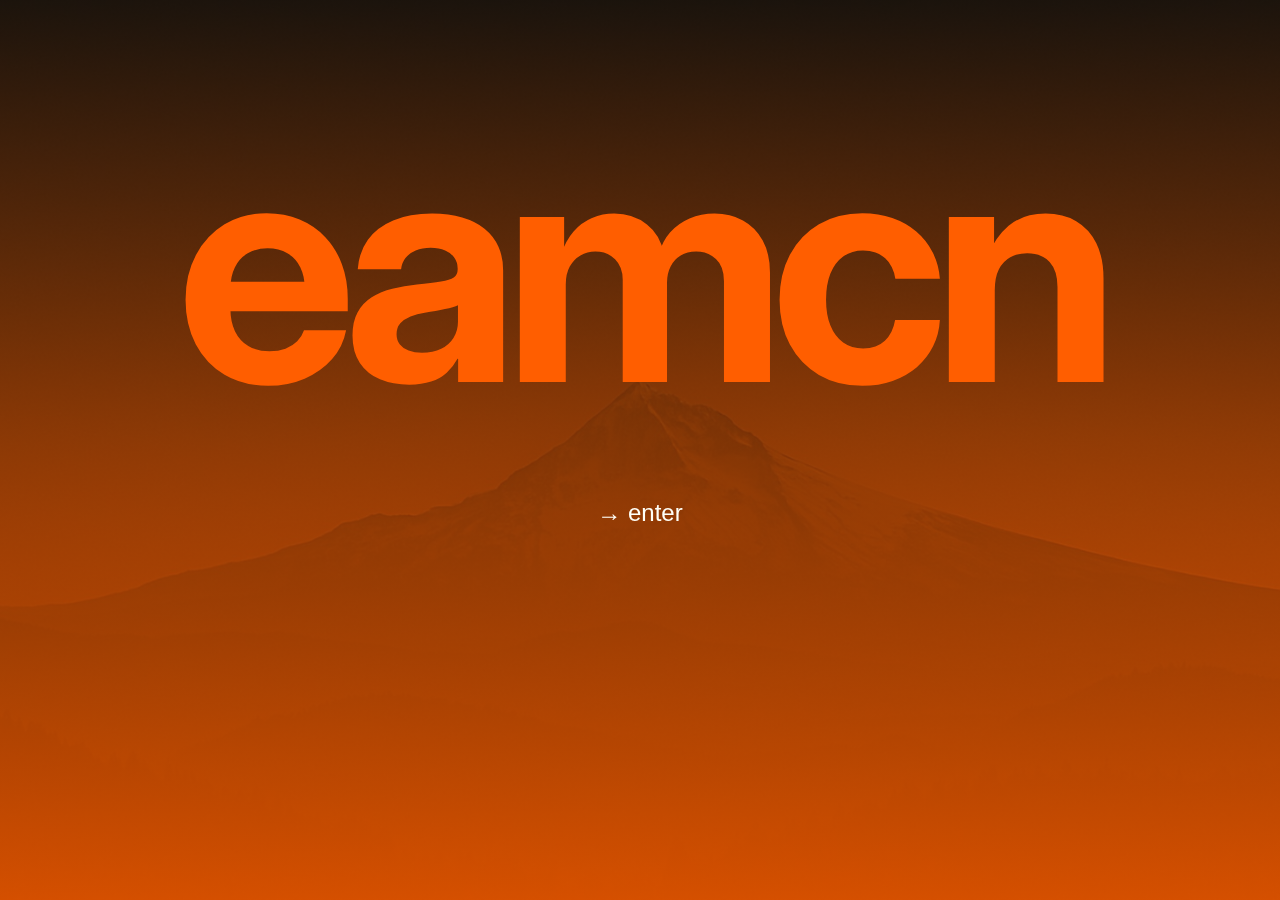
<file: index.html>
<!DOCTYPE html>
<html lang="en">
<head>
  <meta charset="UTF-8" />
  <meta name="viewport" content="width=device-width, initial-scale=1.0"/>
  <title>eamcn</title>
  <link rel="stylesheet" href="styles/landing.css" />
  <link href="https://fonts.googleapis.com/css2?family=Inter:wght@700;900&display=swap" rel="stylesheet">

</head>
<body>
  <div class="background"></div> <!-- actual image -->
  <div class="overlay"></div>    <!-- orange-to-black gradient -->
  
  <div class="landing-container">
    <h1 class="title">eamcn</h1>
    <a href="home.html" class="enter-link">→ enter</a>
  </div>
</body>
</html>
</file>
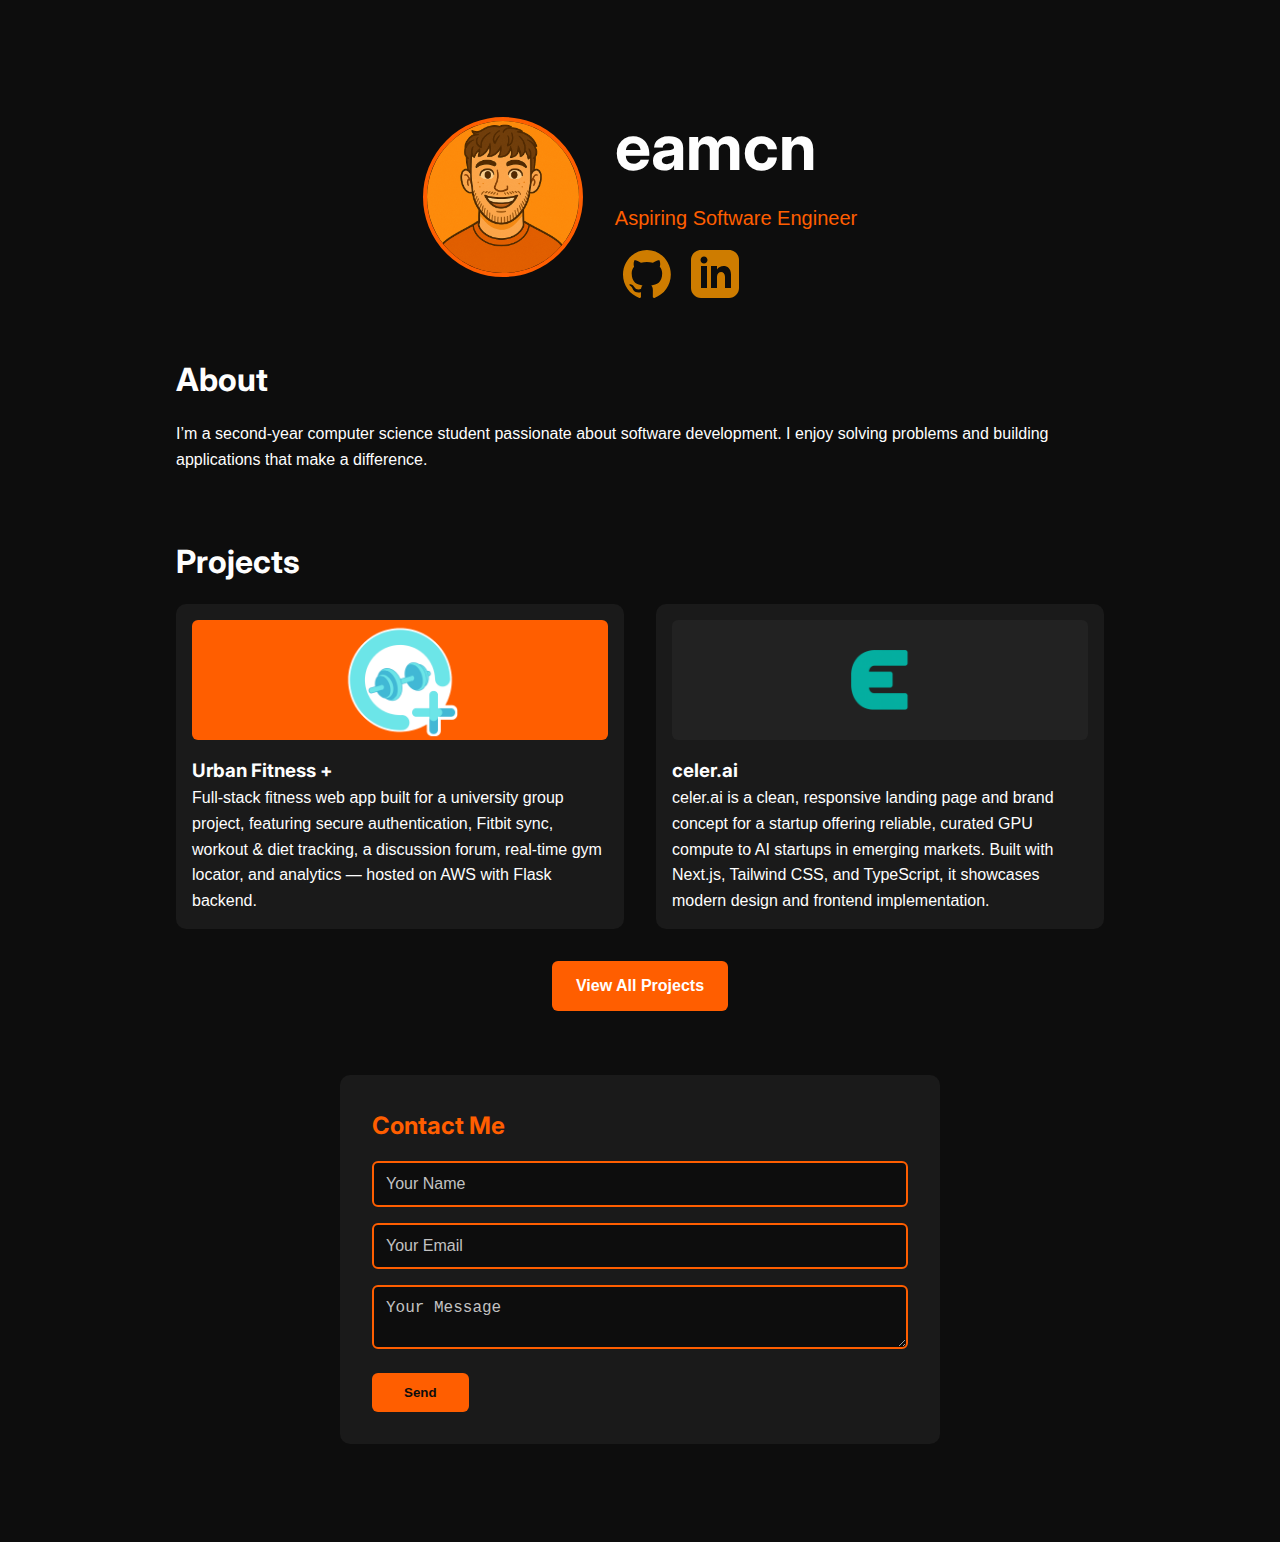
<file: home.html>
<!DOCTYPE html>
<html lang="en">
<head>
  <meta charset="UTF-8" />
  <meta name="viewport" content="width=device-width, initial-scale=1.0"/>
  <title>eamcn | Portfolio</title>
  
  <!-- Animate.css -->
  <link rel="stylesheet" href="https://cdnjs.cloudflare.com/ajax/libs/animate.css/4.1.1/animate.min.css"/>
  
  <link rel="stylesheet" href="styles/main.css" />
  <link href="https://fonts.googleapis.com/css2?family=Inter:wght@700;900&display=swap" rel="stylesheet">
</head>
<body>
  <header class="hero animate__animated animate__fadeInDown">
    <div class="hero-content">
      <div class="profile-image">
        <img src="assets/avatar2.png" alt="Eamon" />
      </div>
      <div class="logo-tagline">
        <h1 class="logo animate__animated animate__fadeInLeft animate__delay-1s">eamcn</h1>
        <p class="tagline animate__animated animate__fadeInLeft animate__delay-1s">Aspiring Software Engineer</p>
        <div class="socials animate__animated animate__fadeInLeft animate__delay-1s">
          <a href="https://github.com/eamcn" target="_blank" aria-label="GitHub">
            <img src="assets/github-mark.svg" alt="GitHub" />
          </a>
          <a href="https://www.linkedin.com/in/eamon-murphy-b647b72a4/" target="_blank" aria-label="LinkedIn">
            <img src="assets/linkedin.svg" alt="LinkedIn" />
          </a>
        </div>
      </div>
    </div>
  </header>

  <main>
    <section class="about animate__animated animate__fadeInUp animate__delay-2s">
      <h2>About</h2>
      <p>
        I’m a second-year computer science student passionate about software development. 
        I enjoy solving problems and building applications that make a difference.
      </p>
    </section>

    <section class="projects animate__animated animate__fadeInUp animate__delay-2s">
  <h2>Projects</h2>
  <div class="project-grid">
    <div class="project-card animate__animated animate__zoomIn animate__delay-2s">
      <div class="thumbnail orange">
        <img src="assets/projects/ufp/ufp_logo.png" alt="Urban Fitness + logo" style="width:100%; height:100%; object-fit: contain; border-radius: 6px;" />
      </div>
      <h3>Urban Fitness +</h3>
      <p>Full-stack fitness web app built for a university group project, featuring secure authentication, Fitbit sync, workout & diet tracking, a discussion forum, real-time gym locator, and analytics — hosted on AWS with Flask backend.</p>
    </div>
    <div class="project-card animate__animated animate__zoomIn animate__delay-2s">
      <div class="thumbnail dark">
        <img src="assets/projects/celer/celer_logo.png" alt="celer.ai logo" style="width:100%; height:100%; object-fit: contain; border-radius: 6px;" />
      </div>
      <h3>celer.ai</h3>
      <p>celer.ai is a clean, responsive landing page and brand concept for a startup offering reliable, curated GPU compute to AI startups in emerging markets. Built with Next.js, Tailwind CSS, and TypeScript, it showcases modern design and frontend implementation.</p>
    </div>
  </div>
  <div class="btn-container animate__animated animate__fadeInUp animate__delay-2s">
    <a href="projects.html" class="btn">View All Projects</a>
  </div>
</section>
<section class="contact-form animate__animated animate__fadeInUp animate__delay-2s">
  <h2>Contact Me</h2>
  <form id="contact-form" action="https://formspree.io/f/mdkgjbbv" method="POST" class="contact-form__form">
    <input type="text" name="name" placeholder="Your Name" required />
    <input type="email" name="_replyto" placeholder="Your Email" required />
    <textarea name="message" placeholder="Your Message" required></textarea>
    <button type="submit">Send</button>
  </form>
  <div id="form-status" class="form-status" style="display:none;"></div>
</section>
  </main>
  <script src="scripts/contact.js"></script>
</body>
</html>
</file>
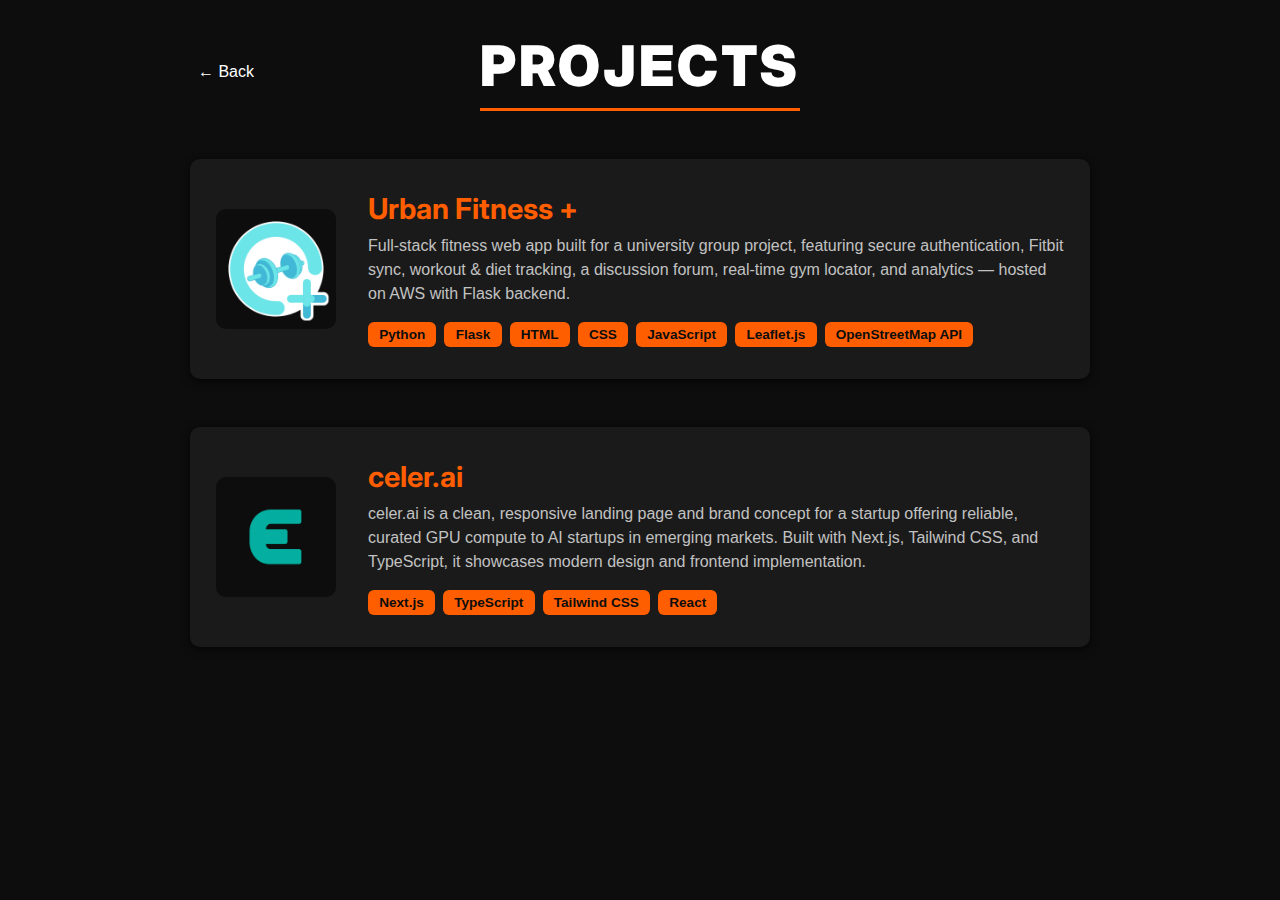
<file: projects.html>
<!DOCTYPE html>
<html lang="en">
<head>
  <meta charset="UTF-8" />
  <meta name="viewport" content="width=device-width, initial-scale=1" />
  <title>Projects</title>

  <!-- Animate.css CDN -->
  <link rel="stylesheet" href="https://cdnjs.cloudflare.com/ajax/libs/animate.css/4.1.1/animate.min.css"/>

  <link rel="stylesheet" href="styles/projects.css" />
  <link href="https://fonts.googleapis.com/css2?family=Inter:wght@700;900&display=swap" rel="stylesheet" />
</head>
<body>
  <header class="projects-header animate__animated animate__fadeInDown">
    <a href="home.html" class="back-button">← Back</a>
    <h1>Projects</h1>
  </header>

  <main>
    <section class="projects-list">
      <article class="project-tile animate__animated animate__fadeInUp" tabindex="0" role="button" aria-pressed="false" data-project="1">
        <img class="project-image" src="assets/projects/ufp/ufp_logo.png" alt="Screenshot of Urban Fitness +" />
        <div class="project-info">
          <h2>Urban Fitness +</h2>
          <p>Full-stack fitness web app built for a university group project, featuring secure authentication, Fitbit sync, workout & diet tracking, a discussion forum, real-time gym locator, and analytics — hosted on AWS with Flask backend.</p>
          <div class="project-tags">
            <span>Python</span>
            <span>Flask</span>
            <span>HTML</span>
            <span>CSS</span>
            <span>JavaScript</span>
            <span>Leaflet.js</span>
            <span>OpenStreetMap API</span>
          </div>
        </div>
      </article>

      <article class="project-tile animate__animated animate__fadeInUp" tabindex="0" role="button" aria-pressed="false" data-project="2">
        <img class="project-image" src="assets/projects/celer/celer_logo.png" alt="Screenshot of Project Two" />
        <div class="project-info">
          <h2>celer.ai</h2>
          <p>celer.ai is a clean, responsive landing page and brand concept for a startup offering reliable, curated GPU compute to AI startups in emerging markets. Built with Next.js, Tailwind CSS, and TypeScript, it showcases modern design and frontend implementation.</p>
          <div class="project-tags">
            <span>Next.js</span>
            <span>TypeScript</span>
            <span>Tailwind CSS</span>
            <span>React</span>
          </div>
        </div>
      </article>


  <!-- Modal -->
  <div id="project-modal" class="modal" aria-hidden="true" role="dialog" aria-labelledby="modal-title" aria-describedby="modal-desc">
    <div class="modal-content animate__animated" role="document" tabindex="0">
      <button class="modal-close" aria-label="Close modal">&times;</button>

      <h2 id="modal-title">Modal Title</h2>

      <div class="modal-screenshots-wrapper"></div>

      <p id="modal-desc">Modal description goes here.</p>
      <div id="modal-tags"></div>
      <div id="modal-links"></div>
    </div>
  </div>

  <script src="scripts/projects.js"></script>
</body>
</html>
</file>
<file: styles/landing.css>
/* Reset & base styles */
* {
  margin: 0;
  padding: 0;
  box-sizing: border-box;
}

html, body {
  height: 100%;
  font-family: 'Segoe UI', Tahoma, Geneva, Verdana, sans-serif;
  overflow: hidden;
  position: relative;
}

/* Background Image */
.background {
  position: fixed;
  top: 0;
  left: 0;
  height: 100%;
  width: 100%;
  background: url('../assets/mountain.jpg') no-repeat center bottom / cover;
  z-index: -2;
}

/* Gradient Overlay (orange at bottom) */
.overlay {
  position: fixed;
  top: 0;
  left: 0;
  height: 100%;
  width: 100%;
  background: linear-gradient(to top, rgba(255, 94, 0, 1), rgba(13, 13, 13, 1));
  z-index: -1;
  opacity: 0.8;
}

/* Content container */
.landing-container {
  height: 100vh;
  display: flex;
  flex-direction: column;
  justify-content: flex-start;
  align-items: center;
  padding-top: 8vh;
  text-align: center;
  position: relative;
  z-index: 1;
}

.title {
  font-family: 'Inter', sans-serif;
  font-size: clamp(10rem, 25vw, 20rem);
  font-weight: 700;
  text-transform: lowercase;
  color: #FF5E00;
  margin-bottom: 40px;
  letter-spacing: -0.05em; /* optional: tightens character spacing */
}

/* Enter link */
.enter-link {
  font-size: 1.5rem;
  text-decoration: none;
  color: #FFFFF8;
  transition: all 0.3s ease;
}

.enter-link:hover {
  color: #C2C2C2;
  letter-spacing: 2px;
}
</file>
<file: styles/main.css>
/* Reset & base styles */
* {
  margin: 0;
  padding: 0;
  box-sizing: border-box;
}
body {
  background-color: #0d0d0d;
  font-family: 'Segoe UI', Tahoma, Geneva, Verdana, sans-serif;
  color: #fefefe;
  line-height: 1.6;
}
h1, h2, h3 {
  font-family: 'Inter', sans-serif;
}
a {
  text-decoration: none;
  color: inherit;
}

.hero {
  padding: 6rem 1rem 3rem;
  text-align: left; /* Left align for inline */
  max-width: 700px;
  margin: 0 auto;
}

.hero-content {
  display: flex;
  align-items: center;
  gap: 2rem;
  justify-content: center; /* center horizontally */
}

.profile-image img {
  width: 160px;
  height: 160px;
  border-radius: 50%;
  object-fit: cover;
  object-position: 45% center; /* shift image 5% right */
  border: 4px solid #ff5e00;
  flex-shrink: 0;
}


.logo-tagline {
  display: flex;
  flex-direction: column;
  justify-content: center;
}

.logo {
  font-size: 4rem;
  color: #fefefe;
  margin: 0;
}

.tagline {
  font-size: 1.25rem;
  color: #ff5e00;
  margin-top: 0.25rem;
}

.socials {
  margin-top: 1rem;
}
.socials img {
  width: 28px;
  margin: 0 0.5rem;
  filter: invert(100%);
}

/* Sections */
main {
  max-width: 960px;
  margin: 0 auto;
  padding: 0 1rem 4rem;
}
.about, .projects, .contact {
  margin-bottom: 4rem;
}
.about h2, .projects h2, .contact h2 {
  font-size: 2rem;
  margin-bottom: 1rem;
  color: #fefefe;
}

/* Projects */
.project-grid {
  display: flex;
  gap: 2rem;
  flex-wrap: wrap;
}
.project-card {
  background-color: #1a1a1a;
  padding: 1rem;
  flex: 1 1 45%;
  border-radius: 10px;
}
.thumbnail {
  height: 120px;
  margin-bottom: 1rem;
  border-radius: 6px;
}
.thumbnail.orange {
  background-color: #ff5e00;
}
.thumbnail.dark {
  background-color: #222;
}

/* Center the View All Projects button */
.btn-container {
  text-align: center;
  margin-top: 2rem;
}
.btn {
  display: inline-block;
  padding: 0.75rem 1.5rem;
  background-color: #ff5e00;
  color: #fff;
  font-weight: bold;
  border-radius: 6px;
  transition: background 0.3s ease;
}
.btn:hover {
  background-color: #e14e00;
}

/* Contact */
.contact p {
  font-size: 1.1rem;
  color: #fefefe;
}
.contact a {
  color: #ff5e00;
  text-decoration: underline;
}
.contact a:hover {
  color: #e14e00;
}

.socials img {
  width: 48px;          /* bigger size */
  height: 48px;         /* keep aspect ratio */
  filter: brightness(0) saturate(100%) invert(42%) sepia(86%) saturate(649%) hue-rotate(3deg) brightness(102%) contrast(101%);
  transition: filter 0.3s ease;
}

.socials a:hover img {
  filter: brightness(0) saturate(100%) invert(44%) sepia(98%) saturate(5000%) hue-rotate(2deg) brightness(106%) contrast(102%);
}

/* Firefox */
* {
  scrollbar-width: thin;
  scrollbar-color: #FF5E00 #1A1A1A; /* thumb and track */
}

/* Chrome, Edge, Safari */
*::-webkit-scrollbar {
  width: 8px;
  height: 8px; /* horizontal scrollbar */
}

*::-webkit-scrollbar-track {
  background: #1A1A1A;
}

*::-webkit-scrollbar-thumb {
  background-color: #FF5E00;
  border-radius: 4px;
  border: 2px solid #1A1A1A; /* padding effect */
}

*::-webkit-scrollbar-thumb:hover {
  background-color: #e14e00;
}

.contact-form {
  background-color: #1A1A1A;
  padding: 2rem;
  border-radius: 10px;
  max-width: 600px;
  margin: 2rem auto;
  color: #FFFFF8;
}

.contact-form h2 {
  color: #FF5E00;
  margin-bottom: 1rem;
}

.contact-form__form input,
.contact-form__form textarea {
  width: 100%;
  padding: 0.75rem;
  margin-bottom: 1rem;
  border: 2px solid #FF5E00;
  border-radius: 6px;
  background: #0D0D0D;
  color: #FFFFF8;
  font-size: 1rem;
}

.contact-form__form input::placeholder,
.contact-form__form textarea::placeholder {
  color: #C2C2C2;
}

.contact-form__form button {
  background-color: #FF5E00;
  border: none;
  padding: 0.75rem 2rem;
  font-weight: bold;
  border-radius: 6px;
  color: #0D0D0D;
  cursor: pointer;
  transition: background-color 0.3s ease;
}

.contact-form__form button:hover {
  background-color: #e14e00;
}

/* Status message styling */
.form-status {
  margin-top: 1rem;
  font-weight: 600;
  color: #FF5E00;
  font-size: 1rem;
  min-height: 1.5em;
}
</file>
<file: styles/projects.css>
/* Reset & base styles */
* {
  margin: 0;
  padding: 0;
  box-sizing: border-box;
}

body {
  background-color: #0D0D0D;
  font-family: 'Segoe UI', Tahoma, Geneva, Verdana, sans-serif;
  color: #FFFFF8;
  min-height: 100vh;
  padding: 2rem 4rem;
  display: flex;
  flex-direction: column;
  align-items: center;
}

.projects-header {
  position: relative;
  text-align: center;
  margin-bottom: 3rem;
  max-width: 900px;
  width: 100%;
}

.projects-header h1 {
  font-family: 'Inter', sans-serif;
  font-weight: 900;
  font-size: 3.5rem;
  color: #FFFFFF;
  margin: 0;
  letter-spacing: 0.05em;
  text-transform: uppercase;
  border-bottom: 3px solid #FF5E00;
  padding-bottom: 0.5rem;
  max-width: max-content;
  margin-left: auto;
  margin-right: auto;
}

.back-button {
  position: absolute;
  left: 0;
  top: 50%;
  transform: translateY(-50%);
  font-family: 'Segoe UI', Tahoma, Geneva, Verdana, sans-serif;
  color: #FFFFFF;
  background: transparent;
  border: none;
  font-size: 1rem;
  text-decoration: none;
  cursor: pointer;
  padding: 0.25rem 0.5rem;
  transition: color 0.3s ease;
}

.back-button:hover {
  color: #FF5E00;
}

.projects-list {
  max-width: 900px;
  width: 100%;
  display: flex;
  flex-direction: column;
  gap: 3rem;
}

.project-tile {
  background-color: #1A1A1A;
  border-radius: 10px;
  box-shadow: 0 2px 8px rgba(0,0,0,0.7);
  overflow: hidden;
  padding: 1.5rem;
  display: flex;
  gap: 2rem;
  cursor: pointer;
  transition: box-shadow 0.3s ease, border-color 0.3s ease;
  border: 2px solid transparent;
  min-height: 220px;
  max-height: 220px;
}

.project-tile:hover,
.project-tile:focus {
  border-color: #FF5E00;
  box-shadow: 0 6px 20px rgba(255, 94, 0, 0.7);
  outline: none;
}

.project-image {
  width: 120px;          
  max-height: 120px;     
  object-fit: contain;   
  border-radius: 10px;   
  flex-shrink: 0;
  align-self: center;    
  background-color: #0d0d0d; 
  padding: 5px;          
}

.project-info {
  flex: 1;
  display: flex;
  flex-direction: column;
  justify-content: center;
}

.project-info h2 {
  font-family: 'Inter', sans-serif;
  font-weight: 700;
  font-size: 1.8rem;
  color: #FF5E00;
  margin-bottom: 0.5rem;
}

.project-info p {
  font-size: 1rem;
  line-height: 1.5;
  color: #C2C2C2;
  margin-bottom: 1rem;
}

.project-tags {
  display: flex;
  flex-wrap: wrap;
  gap: 0.5rem;
}

.project-tags span {
  background-color: #FF5E00;
  color: #0D0D0D;
  font-weight: 700;
  font-size: 0.85rem;
  padding: 0.3rem 0.7rem;
  border-radius: 6px;
}

/* Modal styles */
.modal {
  display: none;
  position: fixed;
  top: 0; left: 0; right: 0; bottom: 0;
  background: rgba(0,0,0,0.85);
  backdrop-filter: blur(6px);
  justify-content: center;
  align-items: center;
  z-index: 10000;
}

.modal[aria-hidden="false"] {
  display: flex;
}

.modal-content {
  background-color: #1A1A1A;
  border-radius: 12px;
  box-shadow: 0 15px 40px rgba(255, 94, 0, 0.9);
  padding: 2rem 2.5rem;
  max-width: 600px;
  width: 90%;
  color: #FFFFF8;
  outline: none;
  position: relative;
  font-family: 'Segoe UI', Tahoma, Geneva, Verdana, sans-serif;
  max-height: 80vh;
  overflow-y: auto;
}

.modal-close {
  position: absolute;
  top: 1rem;
  right: 1rem;
  background: transparent;
  border: none;
  font-size: 2.5rem;
  color: #FF5E00;
  cursor: pointer;
  font-weight: 900;
  line-height: 1;
  transition: color 0.3s ease;
}

.modal-close:hover {
  color: #e14e00;
}

#modal-tags span {
  background-color: #FF5E00;
  color: #0D0D0D;
  font-weight: 700;
  padding: 0.3rem 0.6rem;
  margin-right: 0.5rem;
  border-radius: 6px;
  font-size: 0.85rem;
  display: inline-block;
  margin-top: 0.75rem;
}

#modal-links a {
  display: inline-block;
  background: #FF5E00;
  color: #0D0D0D;
  font-weight: 700;
  padding: 0.5rem 1rem;
  margin-top: 1.25rem;
  margin-right: 1rem;
  border-radius: 6px;
  text-decoration: none;
  transition: background 0.3s ease;
}

#modal-links a:hover {
  background: #e14e00;
}

.modal-screenshots-wrapper {
  display: flex;
  gap: 1rem;
  overflow-x: auto;
  padding: 0.5rem 0;
  margin: 1rem 0;
  scrollbar-width: thin;          
  scrollbar-color: #FF5E00 #1A1A1A; 
}

/* Webkit browsers (Chrome, Safari, Edge) */
.modal-screenshots-wrapper::-webkit-scrollbar {
  height: 8px;
}

.modal-screenshots-wrapper::-webkit-scrollbar-track {
  background: #1A1A1A;
  border-radius: 4px;
}

.modal-screenshots-wrapper::-webkit-scrollbar-thumb {
  background-color: #FF5E00; 
  border-radius: 4px;
  border: 2px solid #1A1A1A; 
}

.modal-screenshots-wrapper::-webkit-scrollbar-thumb:hover {
  background-color: #e14e00; 
}


.modal-screenshots-wrapper img {
  max-height: 250px;
  border-radius: 10px;
  object-fit: contain;
  flex-shrink: 0;
  cursor: pointer;
  box-shadow: 0 4px 15px rgba(0,0,0,0.3);
  transition: transform 0.2s ease;
}

/* Firefox */
* {
  scrollbar-width: thin;
  scrollbar-color: #FF5E00 #1A1A1A; /* thumb and track */
}

/* Chrome, Edge, Safari */
*::-webkit-scrollbar {
  width: 8px;
  height: 8px; /* horizontal scrollbar */
}

*::-webkit-scrollbar-track {
  background: #1A1A1A;
}

*::-webkit-scrollbar-thumb {
  background-color: #FF5E00;
  border-radius: 4px;
  border: 2px solid #1A1A1A; /* padding effect */
}

*::-webkit-scrollbar-thumb:hover {
  background-color: #e14e00;
}
</file>
